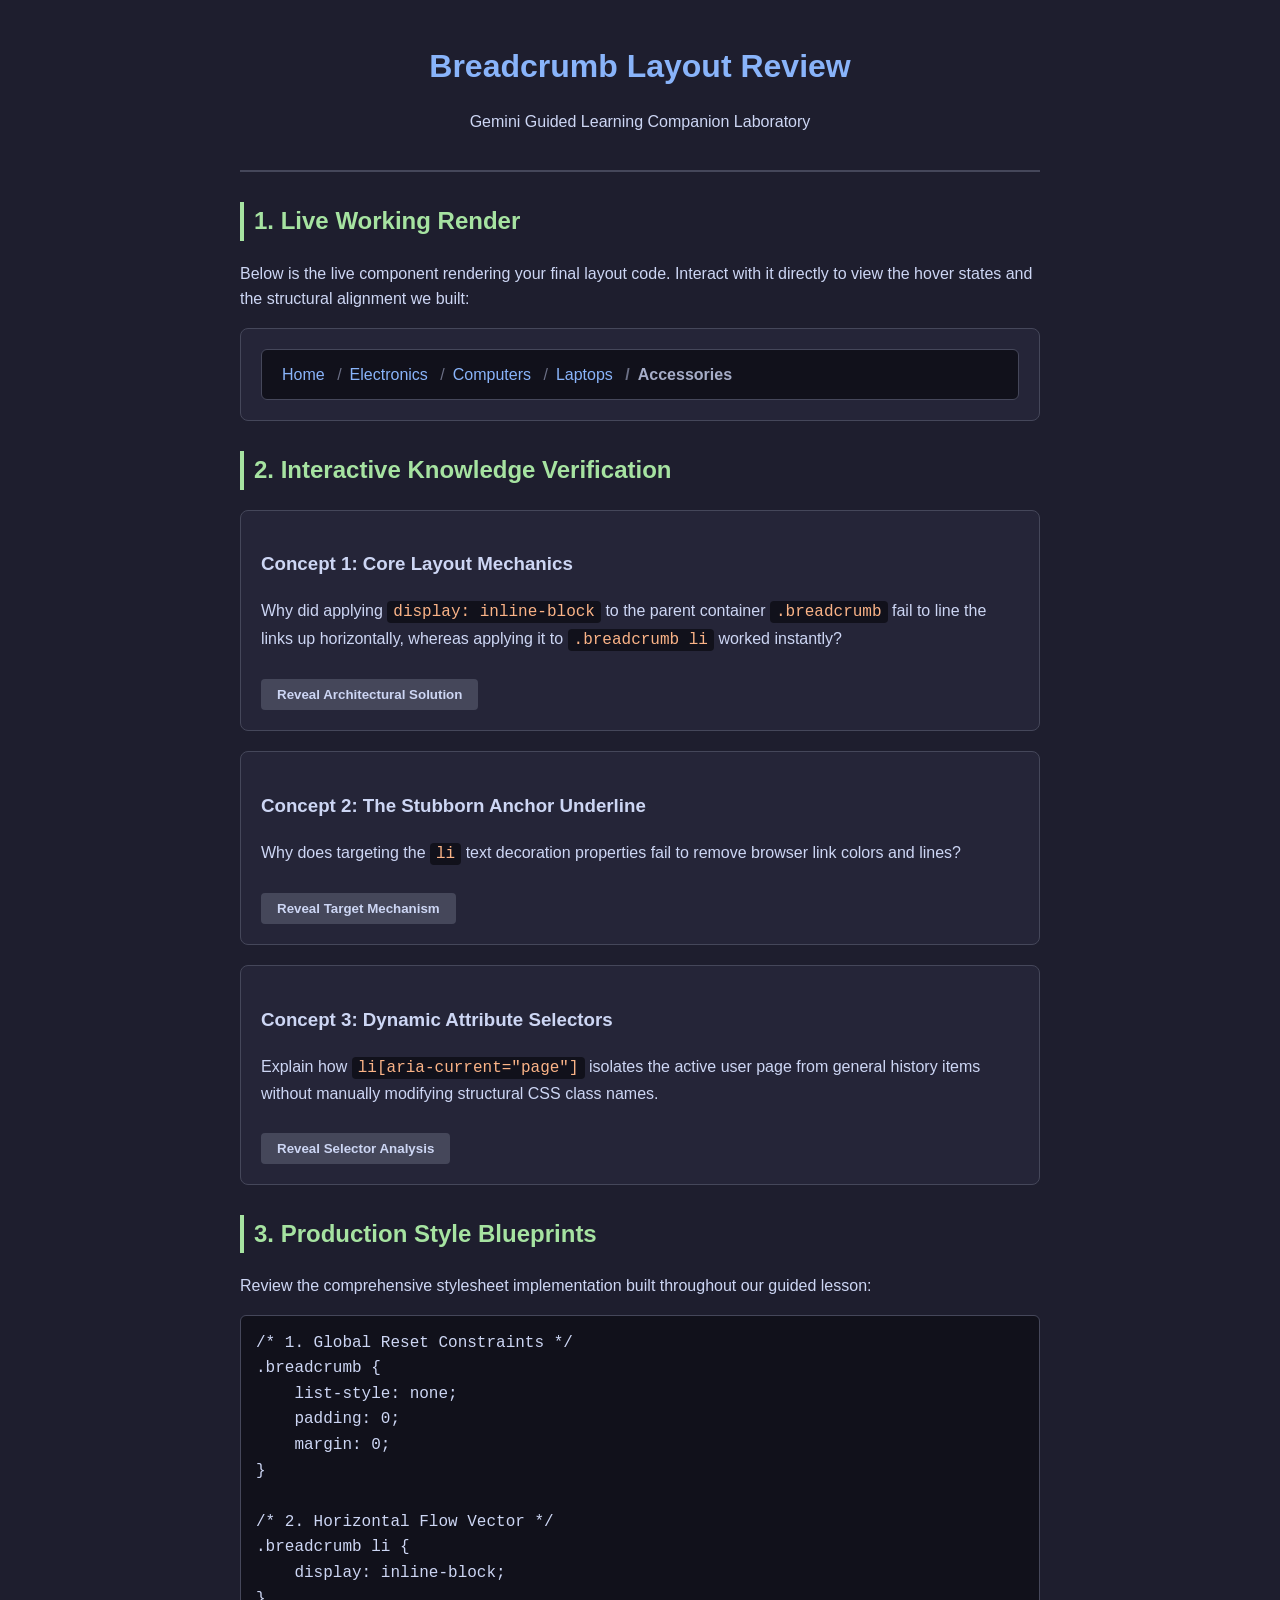
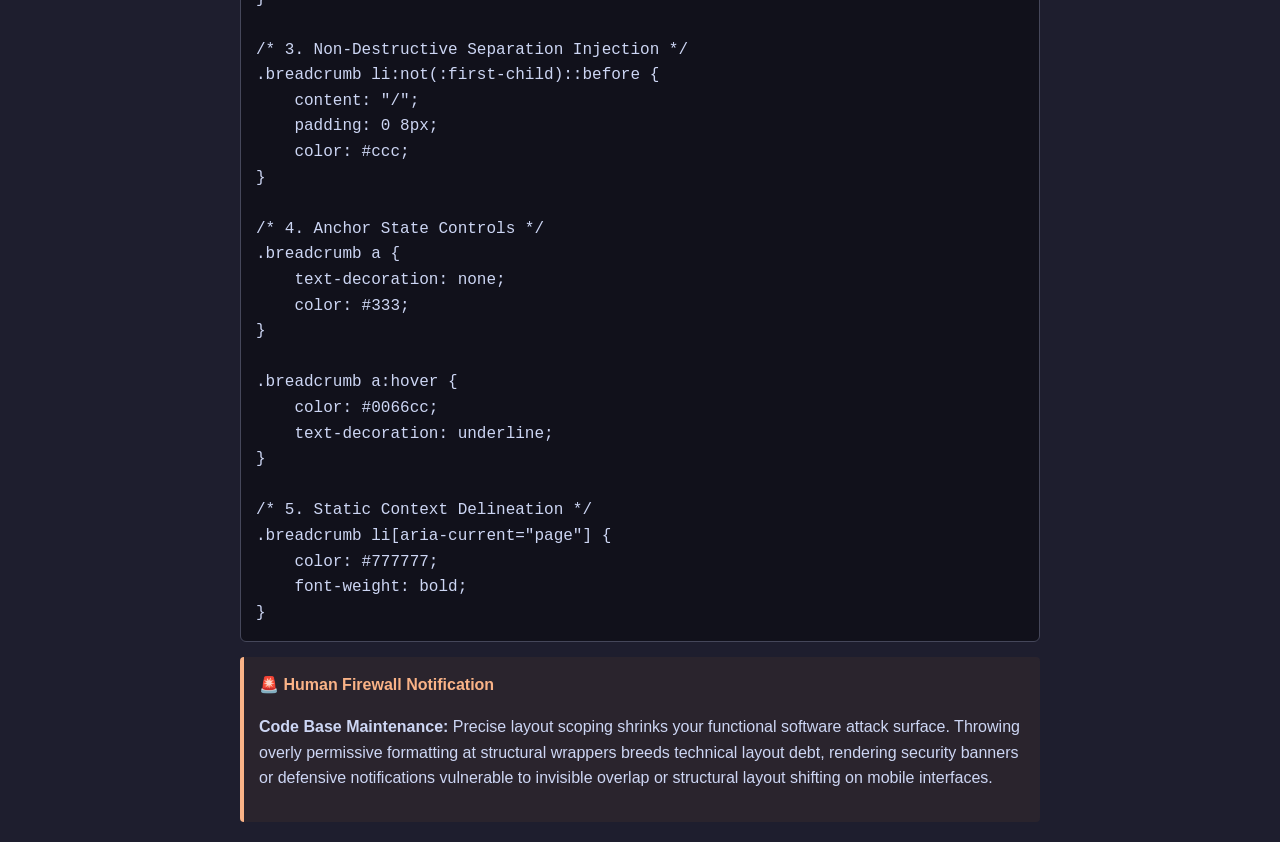
<file: breadcrumb-gemini.html>
<!DOCTYPE html>
<html lang="en">
<head>
    <meta charset="UTF-8">
    <meta name="viewport" content="width=device-width, initial-scale=1.0">
    <title>Review: Mastering CSS Breadcrumbs</title>
    <style>
        :root {
            --bg-primary: #1e1e2e;
            --bg-secondary: #252538;
            --text-main: #cdd6f4;
            --text-muted: #a6adc8;
            --accent: #89b4fa;
            --accent-green: #a6e3a1;
            --accent-orange: #fab387;
            --border: #45475a;
        }

        body {
            font-family: -apple-system, BlinkMacSystemFont, "Segoe UI", Roboto, Helvetica, Arial, sans-serif;
            background-color: var(--bg-primary);
            color: var(--text-main);
            line-height: 1.6;
            margin: 0;
            padding: 20px;
        }

        .container {
            max-width: 800px;
            margin: 0 auto;
        }

        header {
            text-align: center;
            border-bottom: 2px solid var(--border);
            padding-bottom: 20px;
            margin-bottom: 30px;
        }

        h1 { color: var(--accent); margin-bottom: 5px; }
        h2 { color: var(--accent-green); margin-top: 30px; border-left: 4px solid var(--accent-green); padding-left: 10px; }
        
        .interactive-sandbox {
            background-color: var(--bg-secondary);
            border: 1px solid var(--border);
            border-radius: 8px;
            padding: 20px;
            margin-bottom: 25px;
        }

        /* Live Sandbox Component Styling */
        nav[aria-label="Breadcrumb"] {
            background: #11111b;
            padding: 12px 20px;
            border-radius: 6px;
            border: 1px solid var(--border);
            display: inline-block;
            width: 100%;
            box-sizing: border-box;
        }

        .breadcrumb {
            list-style: none;
            padding: 0;
            margin: 0;
        }

        .breadcrumb li {
            display: inline-block;
        }

        .breadcrumb li:not(:first-child)::before {
            content: "/";
            padding: 0 8px;
            color: #6c7086;
        }

        .breadcrumb a {
            text-decoration: none;
            color: var(--accent);
            transition: color 0.2s, text-decoration 0.2s;
        }

        .breadcrumb a:hover {
            color: #b4befe;
            text-decoration: underline;
        }

        .breadcrumb li[aria-current="page"] {
            color: var(--text-muted);
            font-weight: bold;
        }

        /* Quiz / Interaction Styling */
        .card {
            background-color: var(--bg-secondary);
            border: 1px solid var(--border);
            border-radius: 8px;
            padding: 20px;
            margin-bottom: 20px;
        }

        button {
            background-color: var(--border);
            color: var(--text-main);
            border: none;
            padding: 8px 16px;
            border-radius: 4px;
            cursor: pointer;
            font-weight: bold;
            margin-top: 10px;
            transition: background 0.2s;
        }

        button:hover {
            background-color: var(--accent);
            color: var(--bg-primary);
        }

        .reveal-box {
            display: none;
            margin-top: 15px;
            padding: 15px;
            background-color: #181825;
            border-left: 3px solid var(--accent-orange);
            border-radius: 4px;
        }

        code {
            font-family: "SFMono-Regular", Consolas, "Liberation Mono", Menlo, monospace;
            background-color: #11111b;
            padding: 2px 6px;
            border-radius: 4px;
            color: var(--accent-orange);
        }

        pre {
            background-color: #11111b;
            padding: 15px;
            border-radius: 6px;
            overflow-x: auto;
            border: 1px solid var(--border);
        }

        pre code { color: var(--text-main); background: none; padding: 0; }

        .security-insight {
            border-left: 4px solid var(--accent-orange);
            background: #2a242d;
            padding: 15px;
            border-radius: 4px;
            margin-top: 15px;
        }

        .security-insight h4 {
            margin: 0 0 5px 0;
            color: var(--accent-orange);
        }
    </style>
    <script>
        function toggleVisibility(id) {
            var element = document.getElementById(id);
            if (element.style.display === "block") {
                element.style.display = "none";
            } else {
                element.style.display = "block";
            }
        }
    </script>
</head>
<body>

<div class="container">
    <header>
        <h1>Breadcrumb Layout Review</h1>
        <p>Gemini Guided Learning Companion Laboratory</p>
    </header>

    <h2>1. Live Working Render</h2>
    <p>Below is the live component rendering your final layout code. Interact with it directly to view the hover states and the structural alignment we built:</p>
    
    <div class="interactive-sandbox">
        <nav aria-label="Breadcrumb">
            <ol class="breadcrumb">
                <li><a href="#">Home</a></li>
                <li><a href="#">Electronics</a></li>
                <li><a href="#">Computers</a></li>
                <li><a href="#">Laptops</a></li>
                <li aria-current="page">Accessories</li>
            </ol>
        </nav>
    </div>

    <h2>2. Interactive Knowledge Verification</h2>
    
    <div class="card">
        <h3>Concept 1: Core Layout Mechanics</h3>
        <p>Why did applying <code>display: inline-block</code> to the parent container <code>.breadcrumb</code> fail to line the links up horizontally, whereas applying it to <code>.breadcrumb li</code> worked instantly?</p>
        <button onclick="toggleVisibility('ans1')">Reveal Architectural Solution</button>
        <div id="ans1" class="reveal-box">
            Applying styles to the parent container modifications behaves on the entire wrapper boundary relative to the webpage layout. The child list items (<code>&lt;li&gt;</code>) inherently maintain their user-agent default <code>display: list-item</code> properties. To alter block stacking, you must explicitly target the concrete child elements occupying structural lines.
        </div>
    </div>

    <div class="card">
        <h3>Concept 2: The Stubborn Anchor Underline</h3>
        <p>Why does targeting the <code>li</code> text decoration properties fail to remove browser link colors and lines?</p>
        <button onclick="toggleVisibility('ans2')">Reveal Target Mechanism</button>
        <div id="ans2" class="reveal-box">
            The standard browser user-agent stylesheet injects explicit, prioritized decoration guidelines directly onto the <code>&lt;a&gt;</code> tags. Because native default styles on anchor tags resist implicit inherited values from broad container targets, you must pass structural adjustments directly to the <code>.breadcrumb a</code> selector explicitly.
        </div>
    </div>

    <div class="card">
        <h3>Concept 3: Dynamic Attribute Selectors</h3>
        <p>Explain how <code>li[aria-current="page"]</code> isolates the active user page from general history items without manually modifying structural CSS class names.</p>
        <button onclick="toggleVisibility('ans3')">Reveal Selector Analysis</button>
        <div id="ans3" class="reveal-box">
            The syntax leverages CSS Attribute Selection. By mapping targeted designs directly to DOM properties (<code>aria-current</code>), styles update dynamically alongside accessibility indicators. This decouples formatting logic from custom class boilerplate.
        </div>
    </div>

    <h2>3. Production Style Blueprints</h2>
    <p>Review the comprehensive stylesheet implementation built throughout our guided lesson:</p>
    <pre><code>/* 1. Global Reset Constraints */
.breadcrumb {
    list-style: none;
    padding: 0;
    margin: 0;
}

/* 2. Horizontal Flow Vector */
.breadcrumb li {
    display: inline-block;
}

/* 3. Non-Destructive Separation Injection */
.breadcrumb li:not(:first-child)::before {
    content: "/";
    padding: 0 8px;
    color: #ccc;
}

/* 4. Anchor State Controls */
.breadcrumb a {
    text-decoration: none;
    color: #333;
}

.breadcrumb a:hover {
    color: #0066cc;
    text-decoration: underline;
}

/* 5. Static Context Delineation */
.breadcrumb li[aria-current="page"] {
    color: #777777;
    font-weight: bold;
}</code></pre>

    <div class="security-insight">
        <h4>🚨 Human Firewall Notification</h4>
        <p><strong>Code Base Maintenance:</strong> Precise layout scoping shrinks your functional software attack surface. Throwing overly permissive formatting at structural wrappers breeds technical layout debt, rendering security banners or defensive notifications vulnerable to invisible overlap or structural layout shifting on mobile interfaces.</p>
    </div>
</div>

</body>
</html>
</file>
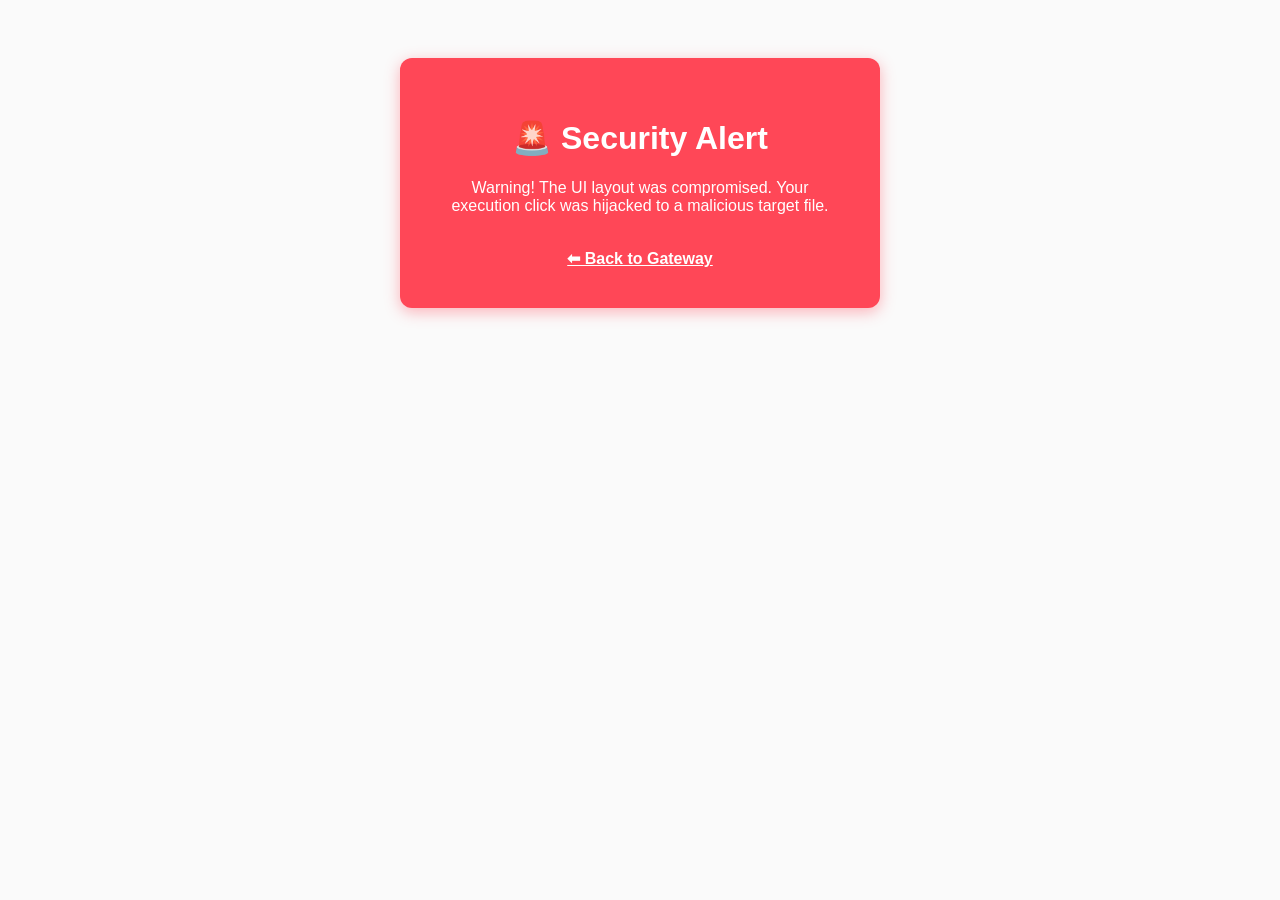
<file: gateway_bad.html>
<!DOCTYPE html>
<html lang="en">
<head>
    <meta charset="UTF-8">
    <meta name="viewport" content="width=device-width, initial-scale=1.0">
    <title>Security Alert</title>
    <style>
        body { font-family: sans-serif; padding: 50px; text-align: center; background-color: #fafafa; }
        .card { display: inline-block; padding: 40px; border-radius: 12px; color: white; max-width: 400px; background-color: #ff4757; box-shadow: 0 4px 15px rgba(255, 71, 87, 0.4); }
        a { color: white; font-weight: bold; }
    </style>
</head>
<body>

    <div class="card">
        <h1>🚨 Security Alert</h1>
        <p>Warning! The UI layout was compromised. Your execution click was hijacked to a malicious target file.</p>
        <br>
        <a href="gateway_home.html">⬅ Back to Gateway</a>
    </div>

</body>
</html>
</file>
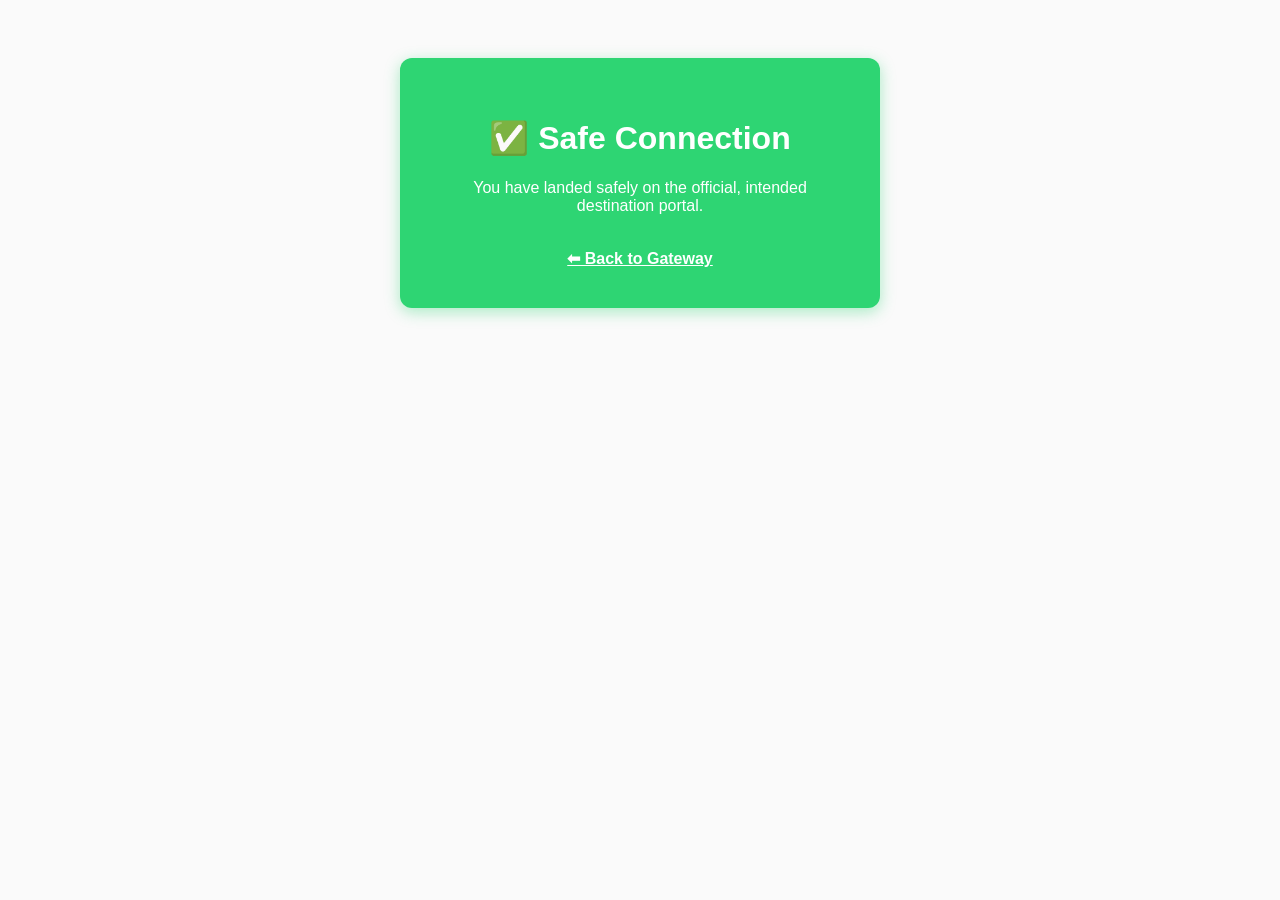
<file: gateway_good.html>
<!DOCTYPE html>
<html lang="en">
<head>
    <meta charset="UTF-8">
    <meta name="viewport" content="width=device-width, initial-scale=1.0">
    <title>Safe Connection</title>
    <style>
        body { font-family: sans-serif; padding: 50px; text-align: center; background-color: #fafafa; }
        .card { display: inline-block; padding: 40px; border-radius: 12px; color: white; max-width: 400px; background-color: #2ed573; box-shadow: 0 4px 15px rgba(46, 213, 115, 0.4); }
        a { color: white; font-weight: bold; }
    </style>
</head>
<body>

    <div class="card">
        <h1>✅ Safe Connection</h1>
        <p>You have landed safely on the official, intended destination portal.</p>
        <br>
        <a href="gateway_home.html">⬅ Back to Gateway</a>
    </div>

</body>
</html>
</file>
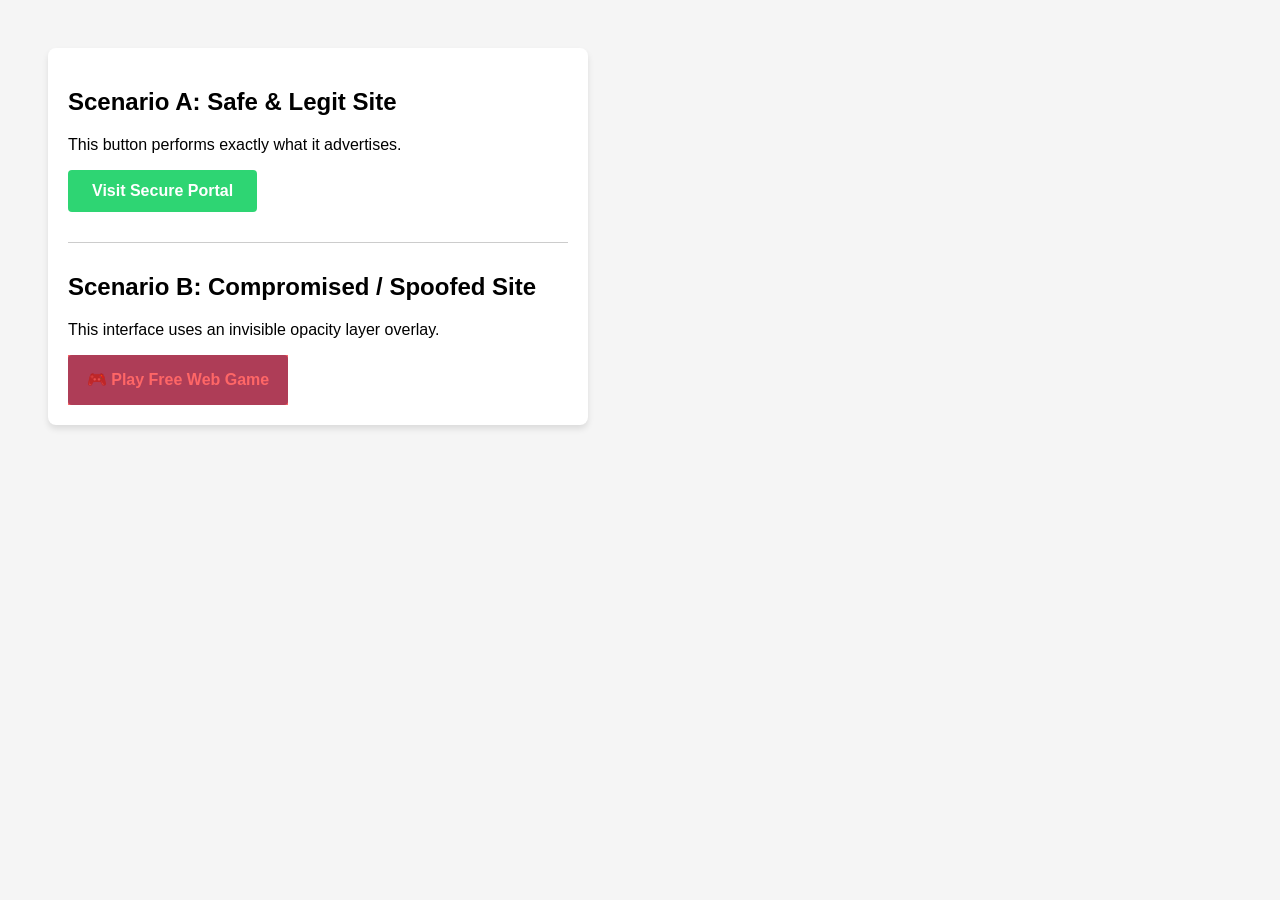
<file: gateway_home.html>
<!DOCTYPE html>
<html lang="en">
<head>
    <meta charset="UTF-8">
    <meta name="viewport" content="width=device-width, initial-scale=1.0">
    <title>Security Gateway Simulator</title>
    <link rel="stylesheet" href="gateway.css">
</head>
<body>

    <main class="sandbox-container">
        <h2>Scenario A: Safe & Legit Site</h2>
        <p>This button performs exactly what it advertises.</p>
        <a href="gateway_good.html" class="btn btn-legit">Visit Secure Portal</a>

        <hr style="margin: 30px 0; border: 0; border-top: 1px solid #ccc;">

        <h2>Scenario B: Compromised / Spoofed Site</h2>
        <p>This interface uses an invisible opacity layer overlay.</p>
        
        <div class="clickjack-container">
            <div class="visible-decoy">🎮 Play Free Web Game</div>
            
            <a href="gateway_bad.html" class="invisible-trap-link"></a>
        </div>
    </main>

</body>
</html>
</file>
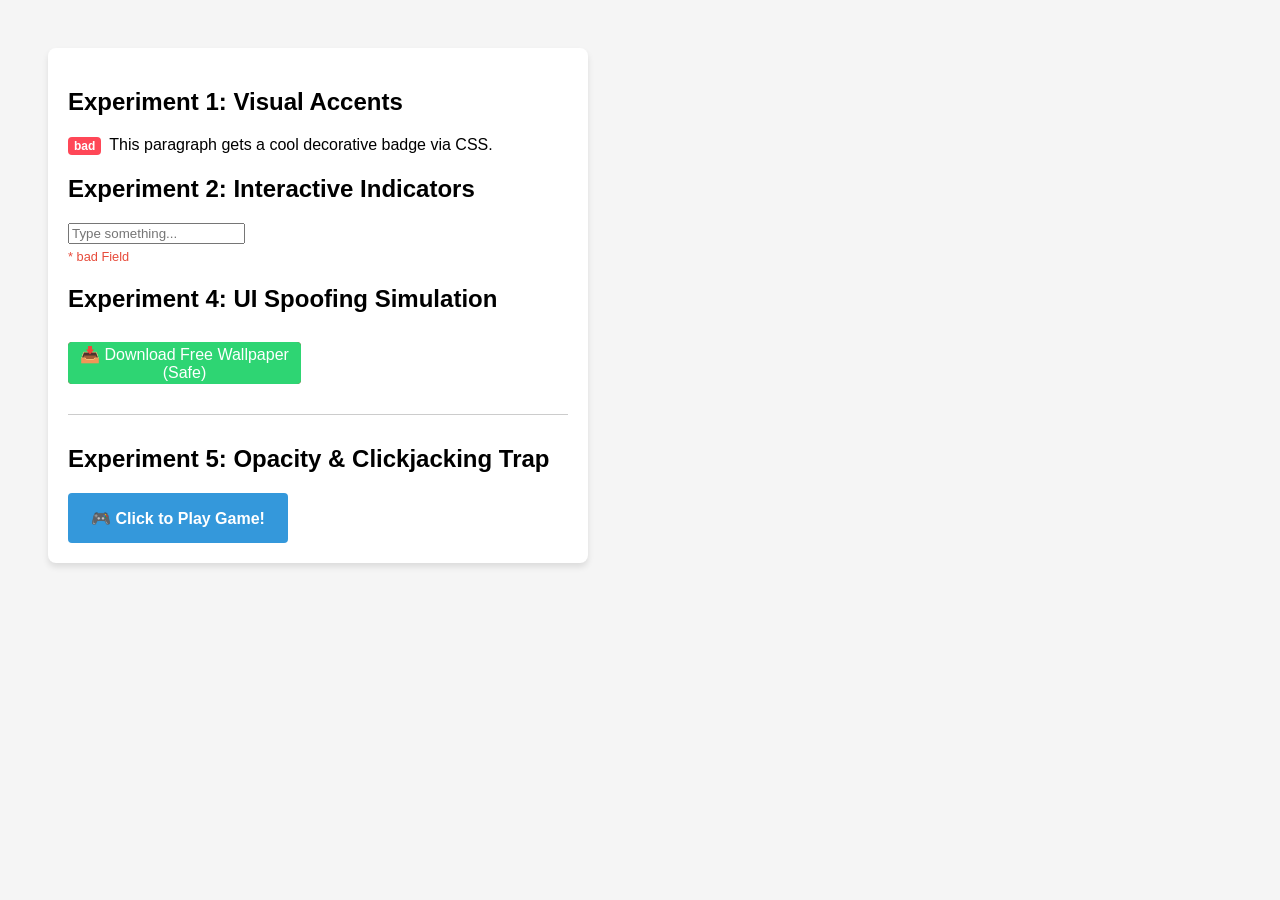
<file: sandbox.html>
<!DOCTYPE html>
<html lang="en">
<head>
    <meta charset="UTF-8">
    <meta name="viewport" content="width=device-width, initial-scale=1.0">
    <title>CSS Pseudo-Element Sandbox</title>
    <link rel="stylesheet" href="sandbox.css">
</head>
<body>

    <main class="sandbox-container">
        <h2>Experiment 1: Visual Accents</h2>
        <p class="accent-text">This paragraph gets a cool decorative badge via CSS.</p>

        <h2>Experiment 2: Interactive Indicators</h2>
        <div class="input-group">
            <input type="text" placeholder="Type something..." required>
        </div> <h2>Experiment 4: UI Spoofing Simulation</h2>
        <div class="spoof-wrapper">
            <button class="real-dangerous-button">Authorize Bank Transfer</button>
        </div>
        
        <hr style="margin: 30px 0; border: 0; border-top: 1px solid #ccc;">

        <h2>Experiment 5: Opacity & Clickjacking Trap</h2>
        <div class="clickjack-container">
            <div class="fake-visible-ui">🎮 Click to Play Game!</div>
            
            <button class="invisible-trap-button">Delete All Files</button>
        </div>

    </main>

</body>
</html>
</file>
<file: gateway.css>
body {
    font-family: sans-serif;
    background-color: #f5f5f5;
    padding: 40px;
}

.sandbox-container {
    background: #ffffff;
    padding: 20px;
    border-radius: 8px;
    box-shadow: 0 4px 6px rgba(0,0,0,0.1);
    max-width: 500px;
}

.btn {
    display: inline-block;
    padding: 12px 24px;
    color: white;
    text-decoration: none;
    font-weight: bold;
    border-radius: 4px;
}

.btn-legit {
    background-color: #2ed573;
}

/* Clickjacking Container Sizing */
.clickjack-container {
    position: relative;
    width: 220px;
    height: 50px;
}

/* Decoy Layer */
.visible-decoy {
    position: absolute;
    top: 0;
    left: 0;
    width: 100%;
    height: 100%;
    background-color: #3498db;
    color: white;
    display: flex;
    align-items: center;
    justify-content: center;
    border-radius: 4px;
    font-weight: bold;
    z-index: 1;
}

/* Invisible Trap Layer sitting perfectly on top */
.invisible-trap-link {
    position: absolute;
    top: 0;
    left: 0;
    width: 100%;
    height: 100%;
    z-index: 2;
    opacity: 0.6; /* Change to 0.4 during analysis to see it */
    background-color: red; 
}
</file>
<file: sandbox.css>
/* Base Sandbox Reset */
body {
    font-family: sans-serif;
    background-color: #f5f5f5;
    padding: 40px;
}

.sandbox-container {
    background: #ffffff;
    padding: 20px;
    border-radius: 8px;
    box-shadow: 0 4px 6px rgba(0,0,0,0.1);
    max-width: 500px;
}

/* =========================================================
   EXPERIMENT 1: Injected Badges (Using ::before)
   ========================================================= */
.accent-text::before {
    content: "bad";
    font-size: 0.75rem;
    font-weight: bold;
    color: white;
    background-color: #ff4757;
    padding: 2px 6px;
    border-radius: 4px;
    margin-right: 8px;
    display: inline-block;
}

/* When the user hovers over the paragraph, change the pseudo-element */
.accent-text:hover::before {
    content: "HOVERED!";
    background-color: #2ed573;
}

/* =========================================================
   EXPERIMENT 2: Form Feedback (Using ::after)
   ========================================================= */
.input-group {
    position: relative;
    display: inline-block;
}

/* Let's append an indicator star after the input group container */
.input-group::after {
    content: " * bad Field";
    font-size: 0.8rem;
    color: #e74c3c;
    display: block;
    margin-top: 5px;
}

/* =========================================================
   EXPERIMENT 4: CSS UI Spoofing (Clickjacking Concept)
   ========================================================= */
.spoof-wrapper {
    position: relative;
    display: inline-block;
    margin-top: 10px;
}

/* This is the underlying button the browser actually executes */
.real-dangerous-button {
    background-color: #d63031;
    color: white;
    border: none;
    padding: 12px 24px;
    font-size: 1rem;
    font-weight: bold;
    border-radius: 4px;
    cursor: pointer;
}

/* The Malicious Spoof Overlay */
.real-dangerous-button::before {
    content: "📥 Download Free Wallpaper (Safe)";
    position: absolute;
    top: 0;
    left: 0;
    width: 100%;
    height: 100%;
    background-color: #2ed573;
    color: white;
    font-size: 1rem;
    font-weight: normal;
    display: flex;
    align-items: center;
    justify-content: center;
    border-radius: 4px;
    pointer-events: none; 
}

/* =========================================================
   EXPERIMENT 5: Opacity Manipulation (Clickjacking)
   ========================================================= */

.clickjack-container {
    position: relative;
    width: 220px;
    height: 50px;
    margin-top: 15px;
}

/* This is what the user SEES */
.fake-visible-ui {
    position: absolute;
    top: 0;
    left: 0;
    width: 100%;
    height: 100%;
    background-color: #3498db; /* Friendly Blue */
    color: white;
    display: flex;
    align-items: center;
    justify-content: center;
    border-radius: 4px;
    font-weight: bold;
    z-index: 1; /* Sits underneath the trap */
}

/* This is what the user actually CLICKS */
.invisible-trap-button {
    position: absolute;
    top: 0;
    left: 0;
    width: 100%;
    height: 100%;
    background-color: #e74c3c; /* Threat Red */
    color: white;
    border: none;
    cursor: pointer;
    z-index: 2; /* Sits on TOP of the game button */
    
    /* The Magic Variable: 0.0 is completely invisible, 1.0 is fully solid */
    opacity: 0.0; 
}
</file>
